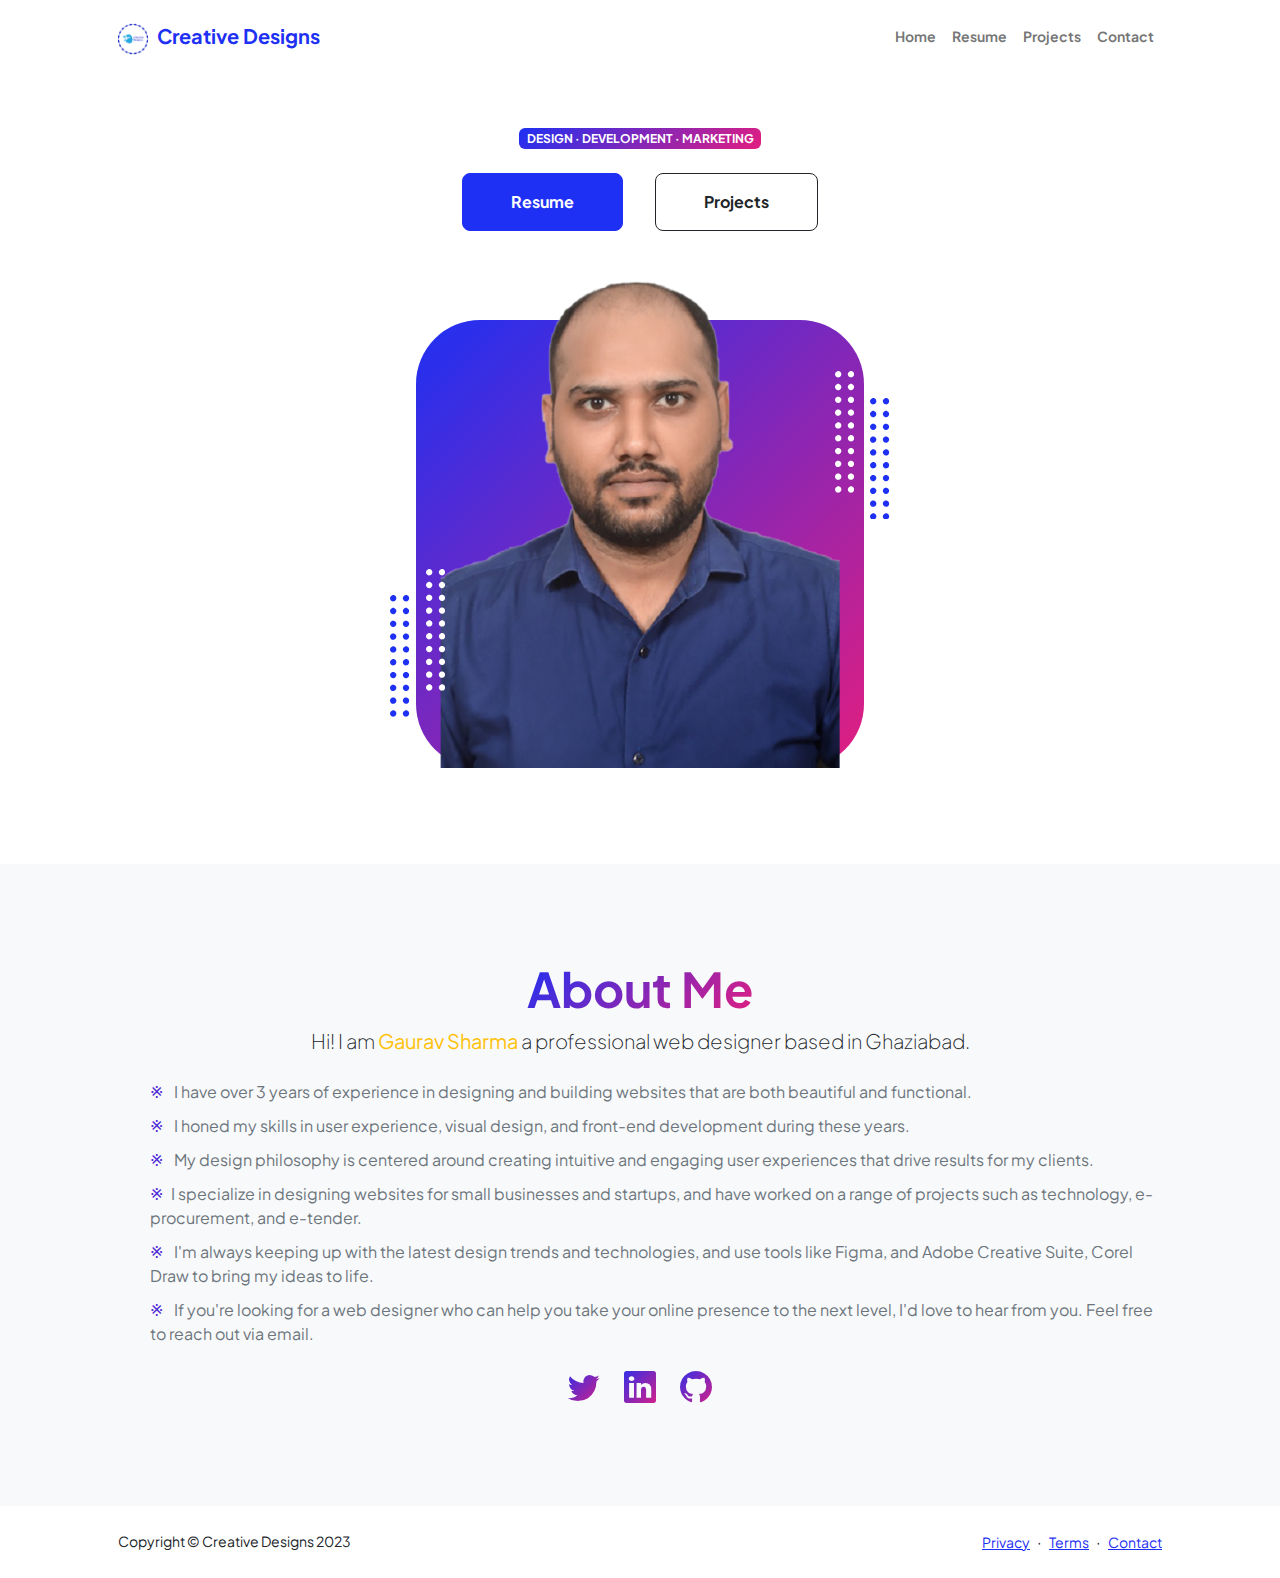
<file: index.html>
<!DOCTYPE html>
<html lang="en">
    <head>
        <meta charset="utf-8" />
        <meta name="viewport" content="width=device-width, initial-scale=1, shrink-to-fit=no" />
        <meta name="description" content="" />
        <meta name="author" content="" />
        <title>Gaurav Sharma Portfolio</title>
        <!-- Favicon-->
        <link rel="icon" type="image/x-icon" href="assets/logo.png" />
        <!-- Custom Google font-->
        <link rel="preconnect" href="https://fonts.googleapis.com" />
        <link rel="preconnect" href="https://fonts.gstatic.com" crossorigin />
        <link href="https://fonts.googleapis.com/css2?family=Plus+Jakarta+Sans:wght@100;200;300;400;500;600;700;800;900&amp;display=swap" rel="stylesheet" />
        <!-- Bootstrap icons-->
        <link href="https://cdn.jsdelivr.net/npm/bootstrap-icons@1.8.1/font/bootstrap-icons.css" rel="stylesheet" />
        <!-- Core theme CSS (includes Bootstrap)-->
        <link href="css/styles.css" rel="stylesheet" />
        <style>
             .list-group-item::before {
    content: "\203b"; /* Use the arrow character code */
    margin-right: 0.5rem; /* Add some space between the arrow and the text */
    color: #502bd6; /* Set the color of the arrow */
  }
  .list-group-item {
    text-align: left;
    margin-bottom:10px;
  }
        </style>
    </head>
    <body class="d-flex flex-column h-100">
        <main class="flex-shrink-0">
            <!-- Navigation-->
            <nav class="navbar navbar-expand-lg navbar-light bg-white py-3">
                <div class="container px-5">
                    <a class="navbar-brand" href="index.html"> <img src="assets/logo.png" style="width:30px;" alt=""> &nbsp; <span class="fw-bolder text-primary">Creative Designs</span></a>
                    <button class="navbar-toggler" type="button" data-bs-toggle="collapse" data-bs-target="#navbarSupportedContent" aria-controls="navbarSupportedContent" aria-expanded="false" aria-label="Toggle navigation"><span class="navbar-toggler-icon"></span></button>
                    <div class="collapse navbar-collapse" id="navbarSupportedContent">
                        <ul class="navbar-nav ms-auto mb-2 mb-lg-0 small fw-bolder">
                            <li class="nav-item"><a class="nav-link hover-element" href="index.html">Home</a></li>
                            <li class="nav-item"><a class="nav-link hover-element" href="resume.html">Resume</a></li>
                            <li class="nav-item"><a class="nav-link hover-element  " href="projects.html">Projects</a></li>
                            <li class="nav-item"><a class="nav-link hover-element" href="contact.html">Contact</a></li>
                        </ul>
                    </div>
                </div>
            </nav>
            <!-- Header-->
            <header class="py-5">
                <div class="container px-5 pb-5">
                    <div class="row gx-5 align-items-center">
                        <div class="col-xxl-5">
                            <!-- Header text content-->
                            <div class="text-center text-xxl-start">
                                <div class="badge bg-gradient-primary-to-secondary text-white mb-4"><div class="text-uppercase">Design &middot; Development &middot; Marketing</div></div>
                                <!-- <div class="fs-3 fw-light text-muted">I can help your business to</div>
                                <h1 class="display-3 fw-bolder mb-5"><span class="text-gradient d-inline">Get online and grow fast</span></h1> -->
                                <div class="d-grid gap-3 d-sm-flex justify-content-sm-center justify-content-xxl-start mb-3">
                                    <a class="btn btn-primary btn-lg px-5 py-3 me-sm-3 fs-6 fw-bolder" href="resume.html">Resume</a>
                                    <a class="btn btn-outline-dark btn-lg px-5 py-3 fs-6 fw-bolder" href="projects.html">Projects</a>
                                </div>
                            </div>
                        </div>
                        <div class="col-xxl-7">
                            <!-- Header profile picture-->
                            <div class="d-flex justify-content-center mt-5 mt-xxl-0">
                                <div class="profile bg-gradient-primary-to-secondary">
                                    <!-- TIP: For best results, use a photo with a transparent background like the demo example below-->
                                    <!-- Watch a tutorial on how to do this on YouTube (link)-->
                                    <img class="profile-img" src="assets/profilePic2.png" alt="..." />
                                    <div class="dots-1">
                                        <!-- SVG Dots-->
                                        <svg version="1.1" xmlns="http://www.w3.org/2000/svg" xmlns:xlink="http://www.w3.org/1999/xlink" x="0px" y="0px" viewBox="0 0 191.6 1215.4" style="enable-background: new 0 0 191.6 1215.4" xml:space="preserve">
                                            <g transform="translate(0.000000,1280.000000) scale(0.100000,-0.100000)">
                                                <path d="M227.7,12788.6c-105-35-200-141-222-248c-43-206,163-412,369-369c155,32,275,190,260,339c-11,105-90,213-190,262        C383.7,12801.6,289.7,12808.6,227.7,12788.6z"></path>
                                                <path d="M1507.7,12788.6c-151-50-253-216-222-362c25-119,136-230,254-255c194-41,395,142,375,339c-11,105-90,213-190,262        C1663.7,12801.6,1569.7,12808.6,1507.7,12788.6z"></path>
                                                <path d="M227.7,11508.6c-105-35-200-141-222-248c-43-206,163-412,369-369c155,32,275,190,260,339c-11,105-90,213-190,262        C383.7,11521.6,289.7,11528.6,227.7,11508.6z"></path>
                                                <path d="M1507.7,11508.6c-151-50-253-216-222-362c25-119,136-230,254-255c194-41,395,142,375,339c-11,105-90,213-190,262        C1663.7,11521.6,1569.7,11528.6,1507.7,11508.6z"></path>
                                                <path d="M227.7,10228.6c-105-35-200-141-222-248c-43-206,163-412,369-369c155,32,275,190,260,339c-11,105-90,213-190,262        C383.7,10241.6,289.7,10248.6,227.7,10228.6z"></path>
                                                <path d="M1507.7,10228.6c-105-35-200-141-222-248c-43-206,163-412,369-369c155,32,275,190,260,339c-11,105-90,213-190,262        C1663.7,10241.6,1569.7,10248.6,1507.7,10228.6z"></path>
                                                <path d="M227.7,8948.6c-105-35-200-141-222-248c-43-206,163-412,369-369c155,32,275,190,260,339c-11,105-90,213-190,262        C383.7,8961.6,289.7,8968.6,227.7,8948.6z"></path>
                                                <path d="M1507.7,8948.6c-105-35-200-141-222-248c-43-206,163-412,369-369c155,32,275,190,260,339c-11,105-90,213-190,262        C1663.7,8961.6,1569.7,8968.6,1507.7,8948.6z"></path>
                                                <path d="M227.7,7668.6c-105-35-200-141-222-248c-43-206,163-412,369-369c155,32,275,190,260,339c-11,105-90,213-190,262        C383.7,7681.6,289.7,7688.6,227.7,7668.6z"></path>
                                                <path d="M1507.7,7668.6c-105-35-200-141-222-248c-43-206,163-412,369-369c155,32,275,190,260,339c-11,105-90,213-190,262        C1663.7,7681.6,1569.7,7688.6,1507.7,7668.6z"></path>
                                                <path d="M227.7,6388.6c-105-35-200-141-222-248c-43-206,163-412,369-369c155,32,275,190,260,339c-11,105-90,213-190,262        C383.7,6401.6,289.7,6408.6,227.7,6388.6z"></path>
                                                <path d="M1507.7,6388.6c-105-35-200-141-222-248c-43-206,163-412,369-369c155,32,275,190,260,339c-11,105-90,213-190,262        C1663.7,6401.6,1569.7,6408.6,1507.7,6388.6z"></path>
                                                <path d="M227.7,5108.6c-105-35-200-141-222-248c-43-206,163-412,369-369c155,32,275,190,260,339c-11,105-90,213-190,262        C383.7,5121.6,289.7,5128.6,227.7,5108.6z"></path>
                                                <path d="M1507.7,5108.6c-105-35-200-141-222-248c-43-206,163-412,369-369c155,32,275,190,260,339c-11,105-90,213-190,262        C1663.7,5121.6,1569.7,5128.6,1507.7,5108.6z"></path>
                                                <path d="M227.7,3828.6c-105-35-200-141-222-248c-43-206,163-412,369-369c155,32,275,190,260,339c-11,105-90,213-190,262        C383.7,3841.6,289.7,3848.6,227.7,3828.6z"></path>
                                                <path d="M1507.7,3828.6c-105-35-200-141-222-248c-43-206,163-412,369-369c155,32,275,190,260,339c-11,105-90,213-190,262        C1663.7,3841.6,1569.7,3848.6,1507.7,3828.6z"></path>
                                                <path d="M227.7,2548.6c-105-35-200-141-222-248c-43-206,163-412,369-369c155,32,275,190,260,339c-11,105-90,213-190,262        C383.7,2561.6,289.7,2568.6,227.7,2548.6z"></path>
                                                <path d="M1507.7,2548.6c-105-35-200-141-222-248c-43-206,163-412,369-369c155,32,275,190,260,339c-11,105-90,213-190,262        C1663.7,2561.6,1569.7,2568.6,1507.7,2548.6z"></path>
                                                <path d="M227.7,1268.6c-105-35-200-141-222-248c-43-206,163-412,369-369c155,32,275,190,260,339c-11,105-90,213-190,262        C383.7,1281.6,289.7,1288.6,227.7,1268.6z"></path>
                                                <path d="M1507.7,1268.6c-105-35-200-141-222-248c-43-206,163-412,369-369c155,32,275,190,260,339c-11,105-90,213-190,262        C1663.7,1281.6,1569.7,1288.6,1507.7,1268.6z"></path>
                                            </g>
                                        </svg>
                                        <!-- END of SVG dots-->
                                    </div>
                                    <div class="dots-2">
                                        <!-- SVG Dots-->
                                        <svg version="1.1" xmlns="http://www.w3.org/2000/svg" xmlns:xlink="http://www.w3.org/1999/xlink" x="0px" y="0px" viewBox="0 0 191.6 1215.4" style="enable-background: new 0 0 191.6 1215.4" xml:space="preserve">
                                            <g transform="translate(0.000000,1280.000000) scale(0.100000,-0.100000)">
                                                <path d="M227.7,12788.6c-105-35-200-141-222-248c-43-206,163-412,369-369c155,32,275,190,260,339c-11,105-90,213-190,262        C383.7,12801.6,289.7,12808.6,227.7,12788.6z"></path>
                                                <path d="M1507.7,12788.6c-151-50-253-216-222-362c25-119,136-230,254-255c194-41,395,142,375,339c-11,105-90,213-190,262        C1663.7,12801.6,1569.7,12808.6,1507.7,12788.6z"></path>
                                                <path d="M227.7,11508.6c-105-35-200-141-222-248c-43-206,163-412,369-369c155,32,275,190,260,339c-11,105-90,213-190,262        C383.7,11521.6,289.7,11528.6,227.7,11508.6z"></path>
                                                <path d="M1507.7,11508.6c-151-50-253-216-222-362c25-119,136-230,254-255c194-41,395,142,375,339c-11,105-90,213-190,262        C1663.7,11521.6,1569.7,11528.6,1507.7,11508.6z"></path>
                                                <path d="M227.7,10228.6c-105-35-200-141-222-248c-43-206,163-412,369-369c155,32,275,190,260,339c-11,105-90,213-190,262        C383.7,10241.6,289.7,10248.6,227.7,10228.6z"></path>
                                                <path d="M1507.7,10228.6c-105-35-200-141-222-248c-43-206,163-412,369-369c155,32,275,190,260,339c-11,105-90,213-190,262        C1663.7,10241.6,1569.7,10248.6,1507.7,10228.6z"></path>
                                                <path d="M227.7,8948.6c-105-35-200-141-222-248c-43-206,163-412,369-369c155,32,275,190,260,339c-11,105-90,213-190,262        C383.7,8961.6,289.7,8968.6,227.7,8948.6z"></path>
                                                <path d="M1507.7,8948.6c-105-35-200-141-222-248c-43-206,163-412,369-369c155,32,275,190,260,339c-11,105-90,213-190,262        C1663.7,8961.6,1569.7,8968.6,1507.7,8948.6z"></path>
                                                <path d="M227.7,7668.6c-105-35-200-141-222-248c-43-206,163-412,369-369c155,32,275,190,260,339c-11,105-90,213-190,262        C383.7,7681.6,289.7,7688.6,227.7,7668.6z"></path>
                                                <path d="M1507.7,7668.6c-105-35-200-141-222-248c-43-206,163-412,369-369c155,32,275,190,260,339c-11,105-90,213-190,262        C1663.7,7681.6,1569.7,7688.6,1507.7,7668.6z"></path>
                                                <path d="M227.7,6388.6c-105-35-200-141-222-248c-43-206,163-412,369-369c155,32,275,190,260,339c-11,105-90,213-190,262        C383.7,6401.6,289.7,6408.6,227.7,6388.6z"></path>
                                                <path d="M1507.7,6388.6c-105-35-200-141-222-248c-43-206,163-412,369-369c155,32,275,190,260,339c-11,105-90,213-190,262        C1663.7,6401.6,1569.7,6408.6,1507.7,6388.6z"></path>
                                                <path d="M227.7,5108.6c-105-35-200-141-222-248c-43-206,163-412,369-369c155,32,275,190,260,339c-11,105-90,213-190,262        C383.7,5121.6,289.7,5128.6,227.7,5108.6z"></path>
                                                <path d="M1507.7,5108.6c-105-35-200-141-222-248c-43-206,163-412,369-369c155,32,275,190,260,339c-11,105-90,213-190,262        C1663.7,5121.6,1569.7,5128.6,1507.7,5108.6z"></path>
                                                <path d="M227.7,3828.6c-105-35-200-141-222-248c-43-206,163-412,369-369c155,32,275,190,260,339c-11,105-90,213-190,262        C383.7,3841.6,289.7,3848.6,227.7,3828.6z"></path>
                                                <path d="M1507.7,3828.6c-105-35-200-141-222-248c-43-206,163-412,369-369c155,32,275,190,260,339c-11,105-90,213-190,262        C1663.7,3841.6,1569.7,3848.6,1507.7,3828.6z"></path>
                                                <path d="M227.7,2548.6c-105-35-200-141-222-248c-43-206,163-412,369-369c155,32,275,190,260,339c-11,105-90,213-190,262        C383.7,2561.6,289.7,2568.6,227.7,2548.6z"></path>
                                                <path d="M1507.7,2548.6c-105-35-200-141-222-248c-43-206,163-412,369-369c155,32,275,190,260,339c-11,105-90,213-190,262        C1663.7,2561.6,1569.7,2568.6,1507.7,2548.6z"></path>
                                                <path d="M227.7,1268.6c-105-35-200-141-222-248c-43-206,163-412,369-369c155,32,275,190,260,339c-11,105-90,213-190,262        C383.7,1281.6,289.7,1288.6,227.7,1268.6z"></path>
                                                <path d="M1507.7,1268.6c-105-35-200-141-222-248c-43-206,163-412,369-369c155,32,275,190,260,339c-11,105-90,213-190,262        C1663.7,1281.6,1569.7,1288.6,1507.7,1268.6z"></path>
                                            </g>
                                        </svg>
                                        <!-- END of SVG dots-->
                                    </div>
                                    <div class="dots-3">
                                        <!-- SVG Dots-->
                                        <svg version="1.1" xmlns="http://www.w3.org/2000/svg" xmlns:xlink="http://www.w3.org/1999/xlink" x="0px" y="0px" viewBox="0 0 191.6 1215.4" style="enable-background: new 0 0 191.6 1215.4" xml:space="preserve">
                                            <g transform="translate(0.000000,1280.000000) scale(0.100000,-0.100000)">
                                                <path d="M227.7,12788.6c-105-35-200-141-222-248c-43-206,163-412,369-369c155,32,275,190,260,339c-11,105-90,213-190,262        C383.7,12801.6,289.7,12808.6,227.7,12788.6z"></path>
                                                <path d="M1507.7,12788.6c-151-50-253-216-222-362c25-119,136-230,254-255c194-41,395,142,375,339c-11,105-90,213-190,262        C1663.7,12801.6,1569.7,12808.6,1507.7,12788.6z"></path>
                                                <path d="M227.7,11508.6c-105-35-200-141-222-248c-43-206,163-412,369-369c155,32,275,190,260,339c-11,105-90,213-190,262        C383.7,11521.6,289.7,11528.6,227.7,11508.6z"></path>
                                                <path d="M1507.7,11508.6c-151-50-253-216-222-362c25-119,136-230,254-255c194-41,395,142,375,339c-11,105-90,213-190,262        C1663.7,11521.6,1569.7,11528.6,1507.7,11508.6z"></path>
                                                <path d="M227.7,10228.6c-105-35-200-141-222-248c-43-206,163-412,369-369c155,32,275,190,260,339c-11,105-90,213-190,262        C383.7,10241.6,289.7,10248.6,227.7,10228.6z"></path>
                                                <path d="M1507.7,10228.6c-105-35-200-141-222-248c-43-206,163-412,369-369c155,32,275,190,260,339c-11,105-90,213-190,262        C1663.7,10241.6,1569.7,10248.6,1507.7,10228.6z"></path>
                                                <path d="M227.7,8948.6c-105-35-200-141-222-248c-43-206,163-412,369-369c155,32,275,190,260,339c-11,105-90,213-190,262        C383.7,8961.6,289.7,8968.6,227.7,8948.6z"></path>
                                                <path d="M1507.7,8948.6c-105-35-200-141-222-248c-43-206,163-412,369-369c155,32,275,190,260,339c-11,105-90,213-190,262        C1663.7,8961.6,1569.7,8968.6,1507.7,8948.6z"></path>
                                                <path d="M227.7,7668.6c-105-35-200-141-222-248c-43-206,163-412,369-369c155,32,275,190,260,339c-11,105-90,213-190,262        C383.7,7681.6,289.7,7688.6,227.7,7668.6z"></path>
                                                <path d="M1507.7,7668.6c-105-35-200-141-222-248c-43-206,163-412,369-369c155,32,275,190,260,339c-11,105-90,213-190,262        C1663.7,7681.6,1569.7,7688.6,1507.7,7668.6z"></path>
                                                <path d="M227.7,6388.6c-105-35-200-141-222-248c-43-206,163-412,369-369c155,32,275,190,260,339c-11,105-90,213-190,262        C383.7,6401.6,289.7,6408.6,227.7,6388.6z"></path>
                                                <path d="M1507.7,6388.6c-105-35-200-141-222-248c-43-206,163-412,369-369c155,32,275,190,260,339c-11,105-90,213-190,262        C1663.7,6401.6,1569.7,6408.6,1507.7,6388.6z"></path>
                                                <path d="M227.7,5108.6c-105-35-200-141-222-248c-43-206,163-412,369-369c155,32,275,190,260,339c-11,105-90,213-190,262        C383.7,5121.6,289.7,5128.6,227.7,5108.6z"></path>
                                                <path d="M1507.7,5108.6c-105-35-200-141-222-248c-43-206,163-412,369-369c155,32,275,190,260,339c-11,105-90,213-190,262        C1663.7,5121.6,1569.7,5128.6,1507.7,5108.6z"></path>
                                                <path d="M227.7,3828.6c-105-35-200-141-222-248c-43-206,163-412,369-369c155,32,275,190,260,339c-11,105-90,213-190,262        C383.7,3841.6,289.7,3848.6,227.7,3828.6z"></path>
                                                <path d="M1507.7,3828.6c-105-35-200-141-222-248c-43-206,163-412,369-369c155,32,275,190,260,339c-11,105-90,213-190,262        C1663.7,3841.6,1569.7,3848.6,1507.7,3828.6z"></path>
                                                <path d="M227.7,2548.6c-105-35-200-141-222-248c-43-206,163-412,369-369c155,32,275,190,260,339c-11,105-90,213-190,262        C383.7,2561.6,289.7,2568.6,227.7,2548.6z"></path>
                                                <path d="M1507.7,2548.6c-105-35-200-141-222-248c-43-206,163-412,369-369c155,32,275,190,260,339c-11,105-90,213-190,262        C1663.7,2561.6,1569.7,2568.6,1507.7,2548.6z"></path>
                                                <path d="M227.7,1268.6c-105-35-200-141-222-248c-43-206,163-412,369-369c155,32,275,190,260,339c-11,105-90,213-190,262        C383.7,1281.6,289.7,1288.6,227.7,1268.6z"></path>
                                                <path d="M1507.7,1268.6c-105-35-200-141-222-248c-43-206,163-412,369-369c155,32,275,190,260,339c-11,105-90,213-190,262        C1663.7,1281.6,1569.7,1288.6,1507.7,1268.6z"></path>
                                            </g>
                                        </svg>
                                        <!-- END of SVG dots-->
                                    </div>
                                    <div class="dots-4">
                                        <!-- SVG Dots-->
                                        <svg version="1.1" xmlns="http://www.w3.org/2000/svg" xmlns:xlink="http://www.w3.org/1999/xlink" x="0px" y="0px" viewBox="0 0 191.6 1215.4" style="enable-background: new 0 0 191.6 1215.4" xml:space="preserve">
                                            <g transform="translate(0.000000,1280.000000) scale(0.100000,-0.100000)">
                                                <path d="M227.7,12788.6c-105-35-200-141-222-248c-43-206,163-412,369-369c155,32,275,190,260,339c-11,105-90,213-190,262        C383.7,12801.6,289.7,12808.6,227.7,12788.6z"></path>
                                                <path d="M1507.7,12788.6c-151-50-253-216-222-362c25-119,136-230,254-255c194-41,395,142,375,339c-11,105-90,213-190,262        C1663.7,12801.6,1569.7,12808.6,1507.7,12788.6z"></path>
                                                <path d="M227.7,11508.6c-105-35-200-141-222-248c-43-206,163-412,369-369c155,32,275,190,260,339c-11,105-90,213-190,262        C383.7,11521.6,289.7,11528.6,227.7,11508.6z"></path>
                                                <path d="M1507.7,11508.6c-151-50-253-216-222-362c25-119,136-230,254-255c194-41,395,142,375,339c-11,105-90,213-190,262        C1663.7,11521.6,1569.7,11528.6,1507.7,11508.6z"></path>
                                                <path d="M227.7,10228.6c-105-35-200-141-222-248c-43-206,163-412,369-369c155,32,275,190,260,339c-11,105-90,213-190,262        C383.7,10241.6,289.7,10248.6,227.7,10228.6z"></path>
                                                <path d="M1507.7,10228.6c-105-35-200-141-222-248c-43-206,163-412,369-369c155,32,275,190,260,339c-11,105-90,213-190,262        C1663.7,10241.6,1569.7,10248.6,1507.7,10228.6z"></path>
                                                <path d="M227.7,8948.6c-105-35-200-141-222-248c-43-206,163-412,369-369c155,32,275,190,260,339c-11,105-90,213-190,262        C383.7,8961.6,289.7,8968.6,227.7,8948.6z"></path>
                                                <path d="M1507.7,8948.6c-105-35-200-141-222-248c-43-206,163-412,369-369c155,32,275,190,260,339c-11,105-90,213-190,262        C1663.7,8961.6,1569.7,8968.6,1507.7,8948.6z"></path>
                                                <path d="M227.7,7668.6c-105-35-200-141-222-248c-43-206,163-412,369-369c155,32,275,190,260,339c-11,105-90,213-190,262        C383.7,7681.6,289.7,7688.6,227.7,7668.6z"></path>
                                                <path d="M1507.7,7668.6c-105-35-200-141-222-248c-43-206,163-412,369-369c155,32,275,190,260,339c-11,105-90,213-190,262        C1663.7,7681.6,1569.7,7688.6,1507.7,7668.6z"></path>
                                                <path d="M227.7,6388.6c-105-35-200-141-222-248c-43-206,163-412,369-369c155,32,275,190,260,339c-11,105-90,213-190,262        C383.7,6401.6,289.7,6408.6,227.7,6388.6z"></path>
                                                <path d="M1507.7,6388.6c-105-35-200-141-222-248c-43-206,163-412,369-369c155,32,275,190,260,339c-11,105-90,213-190,262        C1663.7,6401.6,1569.7,6408.6,1507.7,6388.6z"></path>
                                                <path d="M227.7,5108.6c-105-35-200-141-222-248c-43-206,163-412,369-369c155,32,275,190,260,339c-11,105-90,213-190,262        C383.7,5121.6,289.7,5128.6,227.7,5108.6z"></path>
                                                <path d="M1507.7,5108.6c-105-35-200-141-222-248c-43-206,163-412,369-369c155,32,275,190,260,339c-11,105-90,213-190,262        C1663.7,5121.6,1569.7,5128.6,1507.7,5108.6z"></path>
                                                <path d="M227.7,3828.6c-105-35-200-141-222-248c-43-206,163-412,369-369c155,32,275,190,260,339c-11,105-90,213-190,262        C383.7,3841.6,289.7,3848.6,227.7,3828.6z"></path>
                                                <path d="M1507.7,3828.6c-105-35-200-141-222-248c-43-206,163-412,369-369c155,32,275,190,260,339c-11,105-90,213-190,262        C1663.7,3841.6,1569.7,3848.6,1507.7,3828.6z"></path>
                                                <path d="M227.7,2548.6c-105-35-200-141-222-248c-43-206,163-412,369-369c155,32,275,190,260,339c-11,105-90,213-190,262        C383.7,2561.6,289.7,2568.6,227.7,2548.6z"></path>
                                                <path d="M1507.7,2548.6c-105-35-200-141-222-248c-43-206,163-412,369-369c155,32,275,190,260,339c-11,105-90,213-190,262        C1663.7,2561.6,1569.7,2568.6,1507.7,2548.6z"></path>
                                                <path d="M227.7,1268.6c-105-35-200-141-222-248c-43-206,163-412,369-369c155,32,275,190,260,339c-11,105-90,213-190,262        C383.7,1281.6,289.7,1288.6,227.7,1268.6z"></path>
                                                <path d="M1507.7,1268.6c-105-35-200-141-222-248c-43-206,163-412,369-369c155,32,275,190,260,339c-11,105-90,213-190,262        C1663.7,1281.6,1569.7,1288.6,1507.7,1268.6z"></path>
                                            </g>
                                        </svg>
                                        <!-- END of SVG dots-->
                                    </div>
                                </div>
                            </div>
                        </div>
                    </div>
                </div>
            </header>
            <!-- About Section-->
            <section class="bg-light py-5">
                <div class="container px-5">
                    <div class="row gx-5 justify-content-center">
                        <div class="col-xxl-8">
                            <div class="text-center my-5">
                                <h2 class="display-5 fw-bolder"><span class="text-gradient d-inline">About Me</span></h2>
                                <p class="lead fw-light mb-4">Hi! I am <strong  class="text-warning"> Gaurav Sharma</strong> a professional web designer based in Ghaziabad. </p>
                                <ul class="text-muted list-circle text-left" >
                                   
                                    <li class="list-group-item"> I have over 3 years of experience in designing and building websites that are both beautiful and functional.</li>
                                   <li class="list-group-item"> I honed my skills in user experience, visual design, and front-end development during these years.</li>

                                   <li class="list-group-item"> My design philosophy is centered around creating intuitive and engaging user experiences 
                                    that drive results for my clients.</li>

                                    <li class="list-group-item">I specialize in designing websites for small businesses and startups, and have worked on
                                        a range of projects such as technology, e-procurement, and e-tender.</li>

                                  <li class="list-group-item">  I'm always keeping up with the latest design trends and technologies, and use tools like 
                                    Figma, and Adobe Creative Suite, Corel Draw to bring my ideas to life.</li>

                                  <li class="list-group-item">  If you're looking for a web designer who can help you take your online presence to the next
                                    level, I'd love to hear from you. Feel free to reach out via email.</li>
                                </ul>
                                <div class="d-flex justify-content-center fs-2 gap-4">
                                    <a class="text-gradient" href="#!"><i class="bi bi-twitter"></i></a>
                                    <a class="text-gradient" href="#!"><i class="bi bi-linkedin"></i></a>
                                    <a class="text-gradient" href="#!"><i class="bi bi-github"></i></a>
                                </div>
                            </div>
                        </div>
                    </div>
                </div>
            </section>
        </main>
        <!-- Footer-->
        <footer class="bg-white py-4 mt-auto">
            <div class="container px-5">
                <div class="row align-items-center justify-content-between flex-column flex-sm-row">
                    <div class="col-auto"><div class="small m-0">Copyright &copy; Creative Designs 2023</div></div>
                    <div class="col-auto">
                        <a class="small" href="#!">Privacy</a>
                        <span class="mx-1">&middot;</span>
                        <a class="small" href="#!">Terms</a>
                        <span class="mx-1">&middot;</span>
                        <a class="small" href="#!">Contact</a>
                    </div>
                </div>
            </div>
        </footer>
        <!-- Bootstrap core JS-->
        <script src="https://cdn.jsdelivr.net/npm/bootstrap@5.2.3/dist/js/bootstrap.bundle.min.js"></script>
        <!-- Core theme JS-->
        <script src="js/scripts.js"></script>
    </body>
</html>
</file>
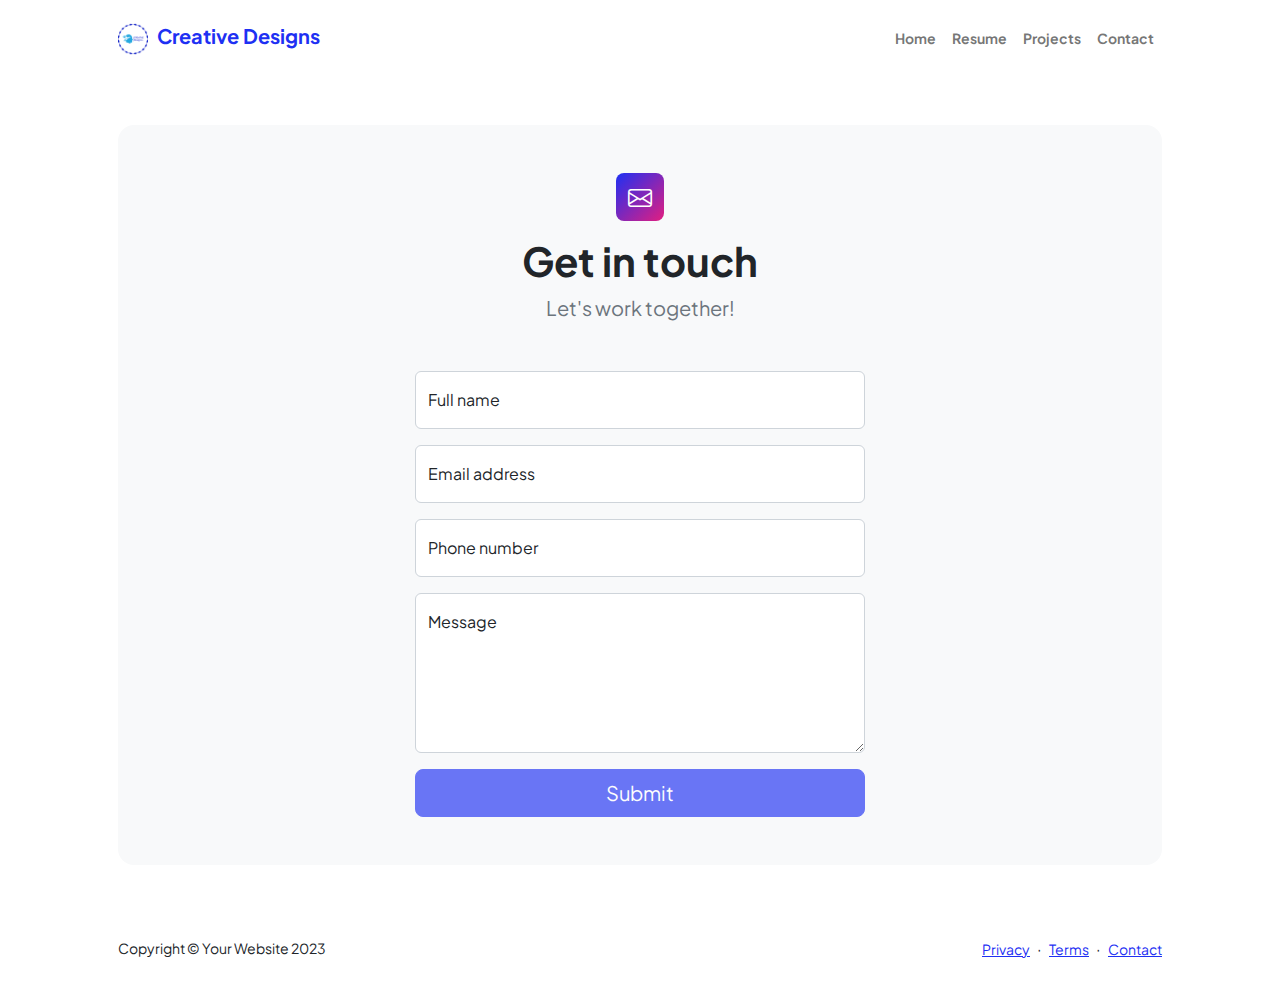
<file: contact.html>
<!DOCTYPE html>
<html lang="en">
    <head>
        <meta charset="utf-8" />
        <meta name="viewport" content="width=device-width, initial-scale=1, shrink-to-fit=no" />
        <meta name="description" content />
        <meta name="author" content />
        <title>Gaurav Sharma Portfolio</title>
        <!-- Favicon-->
        <link rel="icon" type="image/x-icon" href="assets/favicon.ico" />
        <!-- Custom Google font-->
        <link rel="preconnect" href="https://fonts.googleapis.com" />
        <link rel="preconnect" href="https://fonts.gstatic.com" crossorigin />
        <link href="https://fonts.googleapis.com/css2?family=Plus+Jakarta+Sans:wght@100;200;300;400;500;600;700;800;900&amp;display=swap" rel="stylesheet" />
        <!-- Bootstrap icons-->
        <link href="https://cdn.jsdelivr.net/npm/bootstrap-icons@1.8.1/font/bootstrap-icons.css" rel="stylesheet" />
        <!-- Core theme CSS (includes Bootstrap)-->
        <link href="css/styles.css" rel="stylesheet" />
    </head>
    <body class="d-flex flex-column">
        <main class="flex-shrink-0">
            <!-- Navigation-->
            <nav class="navbar navbar-expand-lg navbar-light bg-white py-3">
                <div class="container px-5">
                    <a class="navbar-brand" href="index.html"> <img src="assets/logo.png" style="width:30px;" alt=""> &nbsp; <span class="fw-bolder text-primary">Creative Designs</span></a>
                    <button class="navbar-toggler" type="button" data-bs-toggle="collapse" data-bs-target="#navbarSupportedContent" aria-controls="navbarSupportedContent" aria-expanded="false" aria-label="Toggle navigation"><span class="navbar-toggler-icon"></span></button>
                    <div class="collapse navbar-collapse" id="navbarSupportedContent">
                        <ul class="navbar-nav ms-auto mb-2 mb-lg-0 small fw-bolder">
                            <li class="nav-item"><a class="nav-link" href="index.html">Home</a></li>
                            <li class="nav-item"><a class="nav-link" href="resume.html">Resume</a></li>
                            <li class="nav-item"><a class="nav-link" href="projects.html">Projects</a></li>
                            <li class="nav-item"><a class="nav-link" href="contact.html">Contact</a></li>
                        </ul>
                    </div>
                </div>
            </nav>
            <!-- Page content-->
            <section class="py-5">
                <div class="container px-5">
                    <!-- Contact form-->
                    <div class="bg-light rounded-4 py-5 px-4 px-md-5">
                        <div class="text-center mb-5">
                            <div class="feature bg-primary bg-gradient-primary-to-secondary text-white rounded-3 mb-3"><i class="bi bi-envelope"></i></div>
                            <h1 class="fw-bolder">Get in touch</h1>
                            <p class="lead fw-normal text-muted mb-0">Let's work together!</p>
                        </div>
                        <div class="row gx-5 justify-content-center">
                            <div class="col-lg-8 col-xl-6">
                                <!-- * * * * * * * * * * * * * * *-->
                                <!-- * * SB Forms Contact Form * *-->
                                <!-- * * * * * * * * * * * * * * *-->
                                <!-- This form is pre-integrated with SB Forms.-->
                                <!-- To make this form functional, sign up at-->
                                <!-- https://startbootstrap.com/solution/contact-forms-->
                                <!-- to get an API token!-->
                                <form id="contactForm" data-sb-form-api-token="API_TOKEN">
                                    <!-- Name input-->
                                    <div class="form-floating mb-3">
                                        <input class="form-control" id="name" type="text" placeholder="Enter your name..." data-sb-validations="required" />
                                        <label for="name">Full name</label>
                                        <div class="invalid-feedback" data-sb-feedback="name:required">A name is required.</div>
                                    </div>
                                    <!-- Email address input-->
                                    <div class="form-floating mb-3">
                                        <input class="form-control" id="email" type="email" placeholder="name@example.com" data-sb-validations="required,email" />
                                        <label for="email">Email address</label>
                                        <div class="invalid-feedback" data-sb-feedback="email:required">An email is required.</div>
                                        <div class="invalid-feedback" data-sb-feedback="email:email">Email is not valid.</div>
                                    </div>
                                    <!-- Phone number input-->
                                    <div class="form-floating mb-3">
                                        <input class="form-control" id="phone" type="tel" placeholder="(123) 456-7890" data-sb-validations="required" />
                                        <label for="phone">Phone number</label>
                                        <div class="invalid-feedback" data-sb-feedback="phone:required">A phone number is required.</div>
                                    </div>
                                    <!-- Message input-->
                                    <div class="form-floating mb-3">
                                        <textarea class="form-control" id="message" type="text" placeholder="Enter your message here..." style="height: 10rem" data-sb-validations="required"></textarea>
                                        <label for="message">Message</label>
                                        <div class="invalid-feedback" data-sb-feedback="message:required">A message is required.</div>
                                    </div>
                                    <!-- Submit success message-->
                                    <!---->
                                    <!-- This is what your users will see when the form-->
                                    <!-- has successfully submitted-->
                                    <div class="d-none" id="submitSuccessMessage">
                                        <div class="text-center mb-3">
                                            <div class="fw-bolder">Form submission successful!</div>
                                            To activate this form, sign up at
                                            <br />
                                            <a href="https://startbootstrap.com/solution/contact-forms">https://startbootstrap.com/solution/contact-forms</a>
                                        </div>
                                    </div>
                                    <!-- Submit error message-->
                                    <!---->
                                    <!-- This is what your users will see when there is-->
                                    <!-- an error submitting the form-->
                                    <div class="d-none" id="submitErrorMessage"><div class="text-center text-danger mb-3">Error sending message!</div></div>
                                    <!-- Submit Button-->
                                    <div class="d-grid"><button class="btn btn-primary btn-lg disabled" id="submitButton" type="submit">Submit</button></div>
                                </form>
                            </div>
                        </div>
                    </div>
                </div>
            </section>
        </main>
        <!-- Footer-->
        <footer class="bg-white py-4 mt-auto">
            <div class="container px-5">
                <div class="row align-items-center justify-content-between flex-column flex-sm-row">
                    <div class="col-auto"><div class="small m-0">Copyright &copy; Your Website 2023</div></div>
                    <div class="col-auto">
                        <a class="small" href="#!">Privacy</a>
                        <span class="mx-1">&middot;</span>
                        <a class="small" href="#!">Terms</a>
                        <span class="mx-1">&middot;</span>
                        <a class="small" href="#!">Contact</a>
                    </div>
                </div>
            </div>
        </footer>
        <!-- Bootstrap core JS-->
        <script src="https://cdn.jsdelivr.net/npm/bootstrap@5.2.3/dist/js/bootstrap.bundle.min.js"></script>
        <!-- Core theme JS-->
        <script src="js/scripts.js"></script>
        <!-- * * * * * * * * * * * * * * * * * * * * * * * * * * * * * * * * * * * * * * * *-->
        <!-- * *                               SB Forms JS                               * *-->
        <!-- * * Activate your form at https://startbootstrap.com/solution/contact-forms * *-->
        <!-- * * * * * * * * * * * * * * * * * * * * * * * * * * * * * * * * * * * * * * * *-->
        <script src="https://cdn.startbootstrap.com/sb-forms-latest.js"></script>
    </body>
</html>
</file>
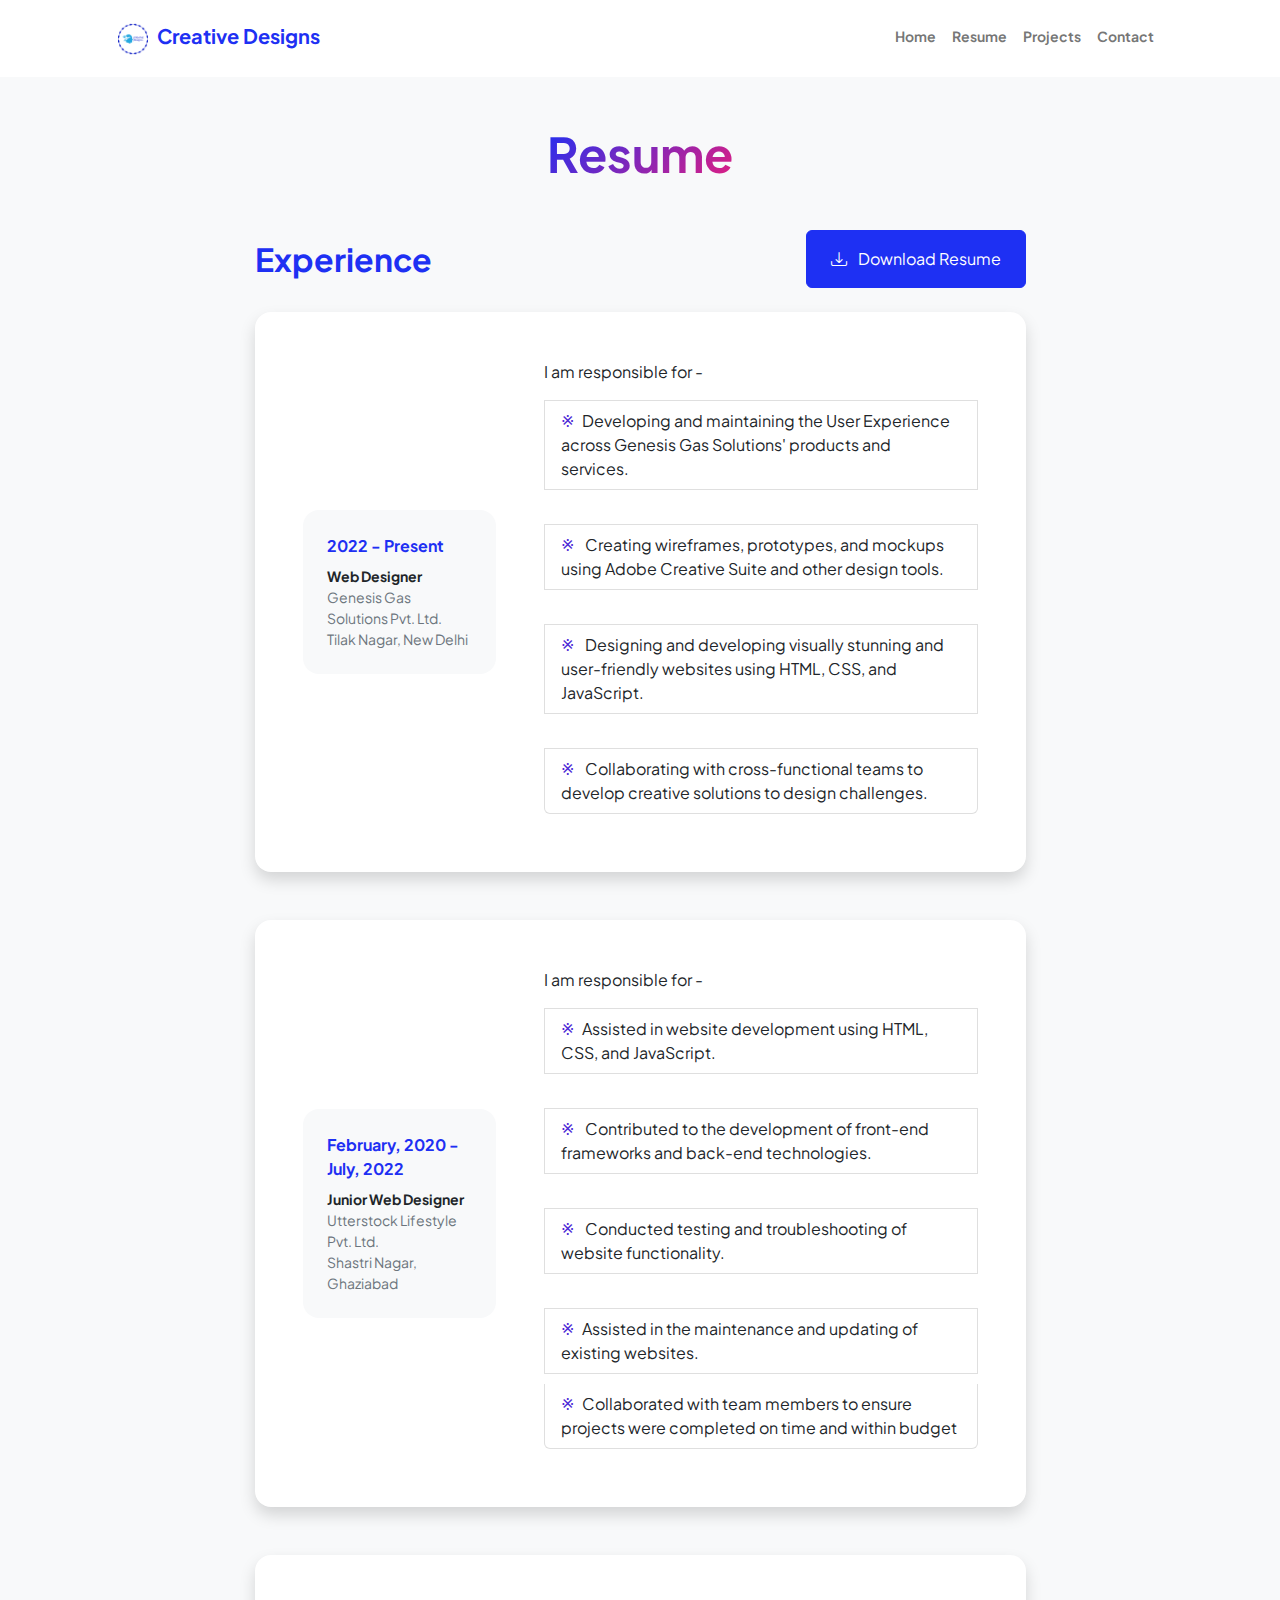
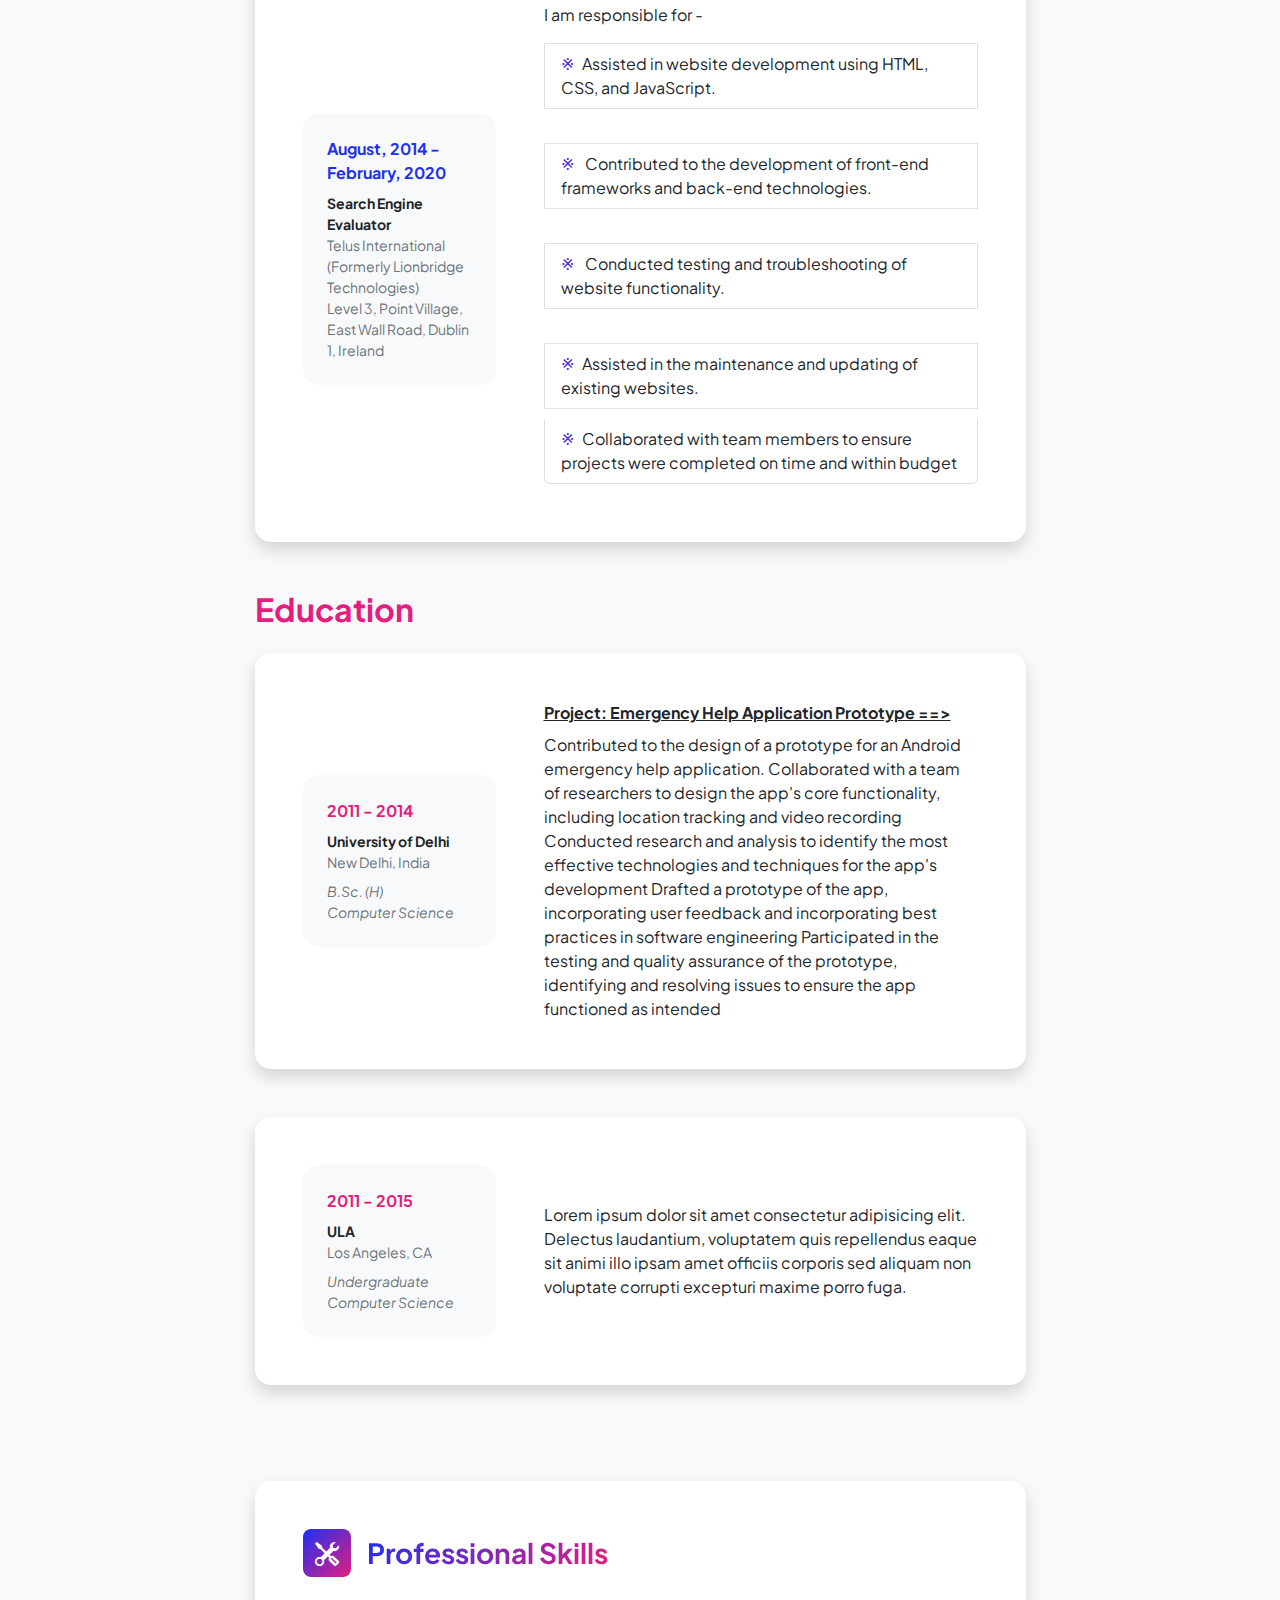
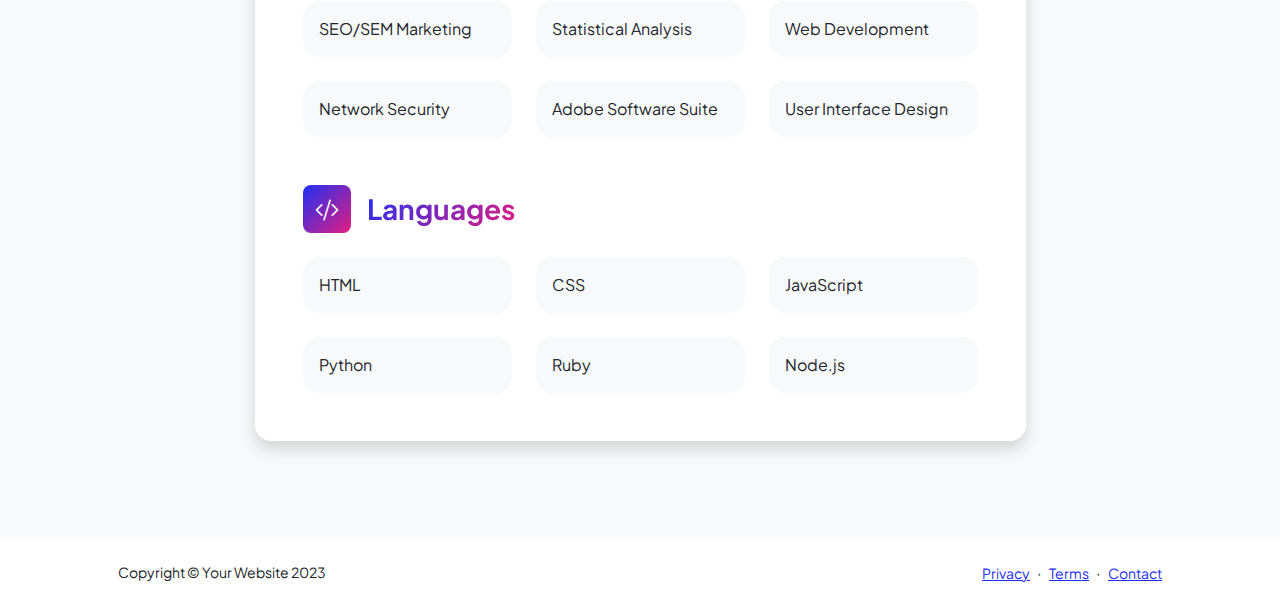
<file: resume.html>
<!DOCTYPE html>
<html lang="en">
    <head>
        <meta charset="utf-8" />
        <meta name="viewport" content="width=device-width, initial-scale=1, shrink-to-fit=no" />
        <meta name="description" content="" />
        <meta name="author" content="" />
        <title>Gaurav Sharma Portfolio</title>
        <!-- Favicon-->
        <link rel="icon" type="image/x-icon" href="assets/favicon.ico" />
        <!-- Custom Google font-->
        <link rel="preconnect" href="https://fonts.googleapis.com" />
        <link rel="preconnect" href="https://fonts.gstatic.com" crossorigin />
        <link href="https://fonts.googleapis.com/css2?family=Plus+Jakarta+Sans:wght@100;200;300;400;500;600;700;800;900&amp;display=swap" rel="stylesheet" />
        <!-- Bootstrap icons-->
        <link href="https://cdn.jsdelivr.net/npm/bootstrap-icons@1.8.1/font/bootstrap-icons.css" rel="stylesheet" />
        <!-- Core theme CSS (includes Bootstrap)-->
        <link href="css/styles.css" rel="stylesheet" />
        <style>
            .list-group-item::before {
   content: "\203b"; /* Use the arrow character code */
   margin-right: 0.5rem; /* Add some space between the arrow and the text */
   color: #502bd6; /* Set the color of the arrow */
 }
 .list-group-item {
   text-align: left;
   margin-bottom:10px;
 }
       </style>
    </head>
    <body class="d-flex flex-column h-100 bg-light">
        <main class="flex-shrink-0">
            <!-- Navigation-->
            <nav class="navbar navbar-expand-lg navbar-light bg-white py-3">
                <div class="container px-5">
                    <a class="navbar-brand" href="index.html"> <img src="assets/logo.png" style="width:30px;" alt=""> &nbsp; <span class="fw-bolder text-primary">Creative Designs</span></a>
                    <button class="navbar-toggler" type="button" data-bs-toggle="collapse" data-bs-target="#navbarSupportedContent" aria-controls="navbarSupportedContent" aria-expanded="false" aria-label="Toggle navigation"><span class="navbar-toggler-icon"></span></button>
                    <div class="collapse navbar-collapse" id="navbarSupportedContent">
                        <ul class="navbar-nav ms-auto mb-2 mb-lg-0 small fw-bolder">
                            <li class="nav-item"><a class="nav-link hover-element" href="index.html">Home</a></li>
                            <li class="nav-item"><a class="nav-link hover-element" href="resume.html">Resume</a></li>
                            <li class="nav-item"><a class="nav-link hover-element" href="projects.html">Projects</a></li>
                            <li class="nav-item"><a class="nav-link hover-element" href="contact.html">Contact</a></li>
                        </ul>
                    </div>
                </div>
            </nav>
            <!-- Page Content-->
            <div class="container px-5 my-5">
                <div class="text-center mb-5">
                    <h1 class="display-5 fw-bolder mb-0"><span class="text-gradient d-inline">Resume</span></h1>
                </div>
                <div class="row gx-5 justify-content-center">
                    <div class="col-lg-11 col-xl-9 col-xxl-8">
                        <!-- Experience Section-->
                        <section>
                            <div class="d-flex align-items-center justify-content-between mb-4">
                                <h2 class="text-primary fw-bolder mb-0">Experience</h2>
                                <!-- Download resume button-->
                                <!-- Note: Set the link href target to a PDF file within your project-->
                                <a class="btn btn-primary px-4 py-3" href="assets/Final Resume.pdf">
                                    <div class="d-inline-block bi bi-download me-2"></div>
                                    Download Resume
                                </a>
                            </div>
                            <!-- Experience Card 1-->
                            <div class="card shadow border-0 rounded-4 mb-5">
                                <div class="card-body p-5">
                                    <div class="row align-items-center gx-5">
                                        <div class="col text-center text-lg-start mb-4 mb-lg-0">
                                            <div class="bg-light p-4 rounded-4">
                                                <div class="text-primary fw-bolder mb-2">2022 - Present</div>
                                                <div class="small fw-bolder">Web Designer</div>
                                                <div class="small text-muted">Genesis Gas Solutions Pvt. Ltd.</div>
                                                <div class="small text-muted">Tilak Nagar, New Delhi</div>
                                            </div>
                                        </div>
                                        <div class="col-lg-8"><ul class="list-group"> <span class="mb-3">I am responsible for - </span>
                                            <li class="list-group-item">Developing and maintaining the User Experience across Genesis Gas Solutions'
                                            products and services.</li>
                                            <br>
                                            <li class="list-group-item">
                                                Creating wireframes, prototypes, and mockups using Adobe Creative Suite and
                                            other design tools. 
                                            </li><br>
                                            <li class="list-group-item">
                                                Designing and developing visually stunning and user-friendly websites using
                                            HTML, CSS, and JavaScript.
                                            </li> <br>
                                            <li class="list-group-item"> Collaborating with cross-functional teams to develop creative solutions to
                                                design challenges.</li>
                                           </ul></div>
                                    </div>
                                </div>
                            </div>
                            <!-- Experience Card 2-->
                            <div class="card shadow border-0 rounded-4 mb-5">
                                <div class="card-body p-5">
                                    <div class="row align-items-center gx-5">
                                        <div class="col text-center text-lg-start mb-4 mb-lg-0">
                                            <div class="bg-light p-4 rounded-4">
                                                <div class="text-primary fw-bolder mb-2">February, 2020 - July, 2022</div>
                                                <div class="small fw-bolder">Junior Web Designer</div>
                                                <div class="small text-muted">Utterstock Lifestyle Pvt. Ltd.</div>
                                                <div class="small text-muted">Shastri Nagar, Ghaziabad</div>
                                            </div>
                                        </div>
                                        <div class="col-lg-8"><ul class="list-group"> <span class="mb-3">I am responsible for - </span>
                                            <li class="list-group-item">Assisted in website development using HTML, CSS, and JavaScript.</li>
                                            <br>
                                            <li class="list-group-item">
                                                Contributed to the development of front-end frameworks and back-end technologies.
                                            </li><br>
                                            <li class="list-group-item">
                                                Conducted testing and troubleshooting of website functionality.
                                            </li> <br>
                                            <li class="list-group-item">Assisted in the maintenance and updating of existing websites.</li>
                                            <li class="list-group-item">Collaborated with team members to ensure projects were completed on time
                                                and within budget</li>
                                           </ul></div>
                                    </div>
                                </div>
                            </div>
                            <!-- Experience Card 3-->
                            <div class="card shadow border-0 rounded-4 mb-5">
                                <div class="card-body p-5">
                                    <div class="row align-items-center gx-5">
                                        <div class="col text-center text-lg-start mb-4 mb-lg-0">
                                            <div class="bg-light p-4 rounded-4">
                                                <div class="text-primary fw-bolder mb-2">August, 2014 - February, 2020</div>
                                                <div class="small fw-bolder">Search Engine Evaluator</div>
                                                <div class="small text-muted">Telus International (Formerly Lionbridge Technologies)</div>
                                                <div class="small text-muted">Level 3, Point Village,
                                                    East Wall Road, Dublin 1,
                                                    Ireland</div>
                                            </div>
                                        </div>
                                        <div class="col-lg-8"><ul class="list-group"> <span class="mb-3">I am responsible for - </span>
                                            <li class="list-group-item">Assisted in website development using HTML, CSS, and JavaScript.</li>
                                            <br>
                                            <li class="list-group-item">
                                                Contributed to the development of front-end frameworks and back-end technologies.
                                            </li><br>
                                            <li class="list-group-item">
                                                Conducted testing and troubleshooting of website functionality.
                                            </li> <br>
                                            <li class="list-group-item">Assisted in the maintenance and updating of existing websites.</li>
                                            <li class="list-group-item">Collaborated with team members to ensure projects were completed on time
                                                and within budget</li>
                                           </ul></div>
                                    </div>
                                </div>
                            </div>
                        </section>
                        <!-- Education Section-->
                        <section>
                            <h2 class="text-secondary fw-bolder mb-4">Education</h2>
                            <!-- Education Card 1-->
                            <div class="card shadow border-0 rounded-4 mb-5">
                                <div class="card-body p-5">
                                    <div class="row align-items-center gx-5">
                                        <div class="col text-center text-lg-start mb-4 mb-lg-0">
                                            <div class="bg-light p-4 rounded-4">
                                                <div class="text-secondary fw-bolder mb-2">2011 - 2014</div>
                                                <div class="mb-2">
                                                    <div class="small fw-bolder">University of Delhi</div>
                                                    <div class="small text-muted">New Delhi, India</div>
                                                </div>
                                                <div class="fst-italic">
                                                    <div class="small text-muted">B.Sc. (H) </div>
                                                    <div class="small text-muted">Computer Science</div>
                                                </div>
                                            </div>
                                        </div>
                                        <div class="col-lg-8">
                                            <strong class="" style="text-decoration: underline;">Project: Emergency Help Application Prototype ==></strong> <br>
                                            <div class="mt-2">Contributed to the design of a prototype for an Android emergency help
                                            application.
                                            Collaborated with a team of researchers to design the app's core
                                            functionality, including location tracking and video recording
                                            Conducted research and analysis to identify the most effective
                                            technologies and techniques for the app's development
                                            Drafted a prototype of the app, incorporating user feedback and
                                            incorporating best practices in software engineering
                                            Participated in the testing and quality assurance of the prototype,
                                            identifying and resolving issues to ensure the app functioned as intended</div></div>
                                    </div>
                                </div>
                            </div>
                            <!-- Education Card 2-->
                            <div class="card shadow border-0 rounded-4 mb-5">
                                <div class="card-body p-5">
                                    <div class="row align-items-center gx-5">
                                        <div class="col text-center text-lg-start mb-4 mb-lg-0">
                                            <div class="bg-light p-4 rounded-4">
                                                <div class="text-secondary fw-bolder mb-2">2011 - 2015</div>
                                                <div class="mb-2">
                                                    <div class="small fw-bolder">ULA</div>
                                                    <div class="small text-muted">Los Angeles, CA</div>
                                                </div>
                                                <div class="fst-italic">
                                                    <div class="small text-muted">Undergraduate</div>
                                                    <div class="small text-muted">Computer Science</div>
                                                </div>
                                            </div>
                                        </div>
                                        <div class="col-lg-8"><div>Lorem ipsum dolor sit amet consectetur adipisicing elit. Delectus laudantium, voluptatem quis repellendus eaque sit animi illo ipsam amet officiis corporis sed aliquam non voluptate corrupti excepturi maxime porro fuga.</div></div>
                                    </div>
                                </div>
                            </div>
                        </section>
                        <!-- Divider-->
                        <div class="pb-5"></div>
                        <!-- Skills Section-->
                        <section>
                            <!-- Skillset Card-->
                            <div class="card shadow border-0 rounded-4 mb-5">
                                <div class="card-body p-5">
                                    <!-- Professional skills list-->
                                    <div class="mb-5">
                                        <div class="d-flex align-items-center mb-4">
                                            <div class="feature bg-primary bg-gradient-primary-to-secondary text-white rounded-3 me-3"><i class="bi bi-tools"></i></div>
                                            <h3 class="fw-bolder mb-0"><span class="text-gradient d-inline">Professional Skills</span></h3>
                                        </div>
                                        <div class="row row-cols-1 row-cols-md-3 mb-4">
                                            <div class="col mb-4 mb-md-0"><div class="d-flex align-items-center bg-light rounded-4 p-3 h-100">SEO/SEM Marketing</div></div>
                                            <div class="col mb-4 mb-md-0"><div class="d-flex align-items-center bg-light rounded-4 p-3 h-100">Statistical Analysis</div></div>
                                            <div class="col"><div class="d-flex align-items-center bg-light rounded-4 p-3 h-100">Web Development</div></div>
                                        </div>
                                        <div class="row row-cols-1 row-cols-md-3">
                                            <div class="col mb-4 mb-md-0"><div class="d-flex align-items-center bg-light rounded-4 p-3 h-100">Network Security</div></div>
                                            <div class="col mb-4 mb-md-0"><div class="d-flex align-items-center bg-light rounded-4 p-3 h-100">Adobe Software Suite</div></div>
                                            <div class="col"><div class="d-flex align-items-center bg-light rounded-4 p-3 h-100">User Interface Design</div></div>
                                        </div>
                                    </div>
                                    <!-- Languages list-->
                                    <div class="mb-0">
                                        <div class="d-flex align-items-center mb-4">
                                            <div class="feature bg-primary bg-gradient-primary-to-secondary text-white rounded-3 me-3"><i class="bi bi-code-slash"></i></div>
                                            <h3 class="fw-bolder mb-0"><span class="text-gradient d-inline">Languages</span></h3>
                                        </div>
                                        <div class="row row-cols-1 row-cols-md-3 mb-4">
                                            <div class="col mb-4 mb-md-0"><div class="d-flex align-items-center bg-light rounded-4 p-3 h-100">HTML</div></div>
                                            <div class="col mb-4 mb-md-0"><div class="d-flex align-items-center bg-light rounded-4 p-3 h-100">CSS</div></div>
                                            <div class="col"><div class="d-flex align-items-center bg-light rounded-4 p-3 h-100">JavaScript</div></div>
                                        </div>
                                        <div class="row row-cols-1 row-cols-md-3">
                                            <div class="col mb-4 mb-md-0"><div class="d-flex align-items-center bg-light rounded-4 p-3 h-100">Python</div></div>
                                            <div class="col mb-4 mb-md-0"><div class="d-flex align-items-center bg-light rounded-4 p-3 h-100">Ruby</div></div>
                                            <div class="col"><div class="d-flex align-items-center bg-light rounded-4 p-3 h-100">Node.js</div></div>
                                        </div>
                                    </div>
                                </div>
                            </div>
                        </section>
                    </div>
                </div>
            </div>
        </main>
        <!-- Footer-->
        <footer class="bg-white py-4 mt-auto">
            <div class="container px-5">
                <div class="row align-items-center justify-content-between flex-column flex-sm-row">
                    <div class="col-auto"><div class="small m-0">Copyright &copy; Your Website 2023</div></div>
                    <div class="col-auto">
                        <a class="small" href="#!">Privacy</a>
                        <span class="mx-1">&middot;</span>
                        <a class="small" href="#!">Terms</a>
                        <span class="mx-1">&middot;</span>
                        <a class="small" href="#!">Contact</a>
                    </div>
                </div>
            </div>
        </footer>
        <!-- Bootstrap core JS-->
        <script src="https://cdn.jsdelivr.net/npm/bootstrap@5.2.3/dist/js/bootstrap.bundle.min.js"></script>
        <!-- Core theme JS-->
        <script src="js/scripts.js"></script>
    </body>
</html>
</file>
